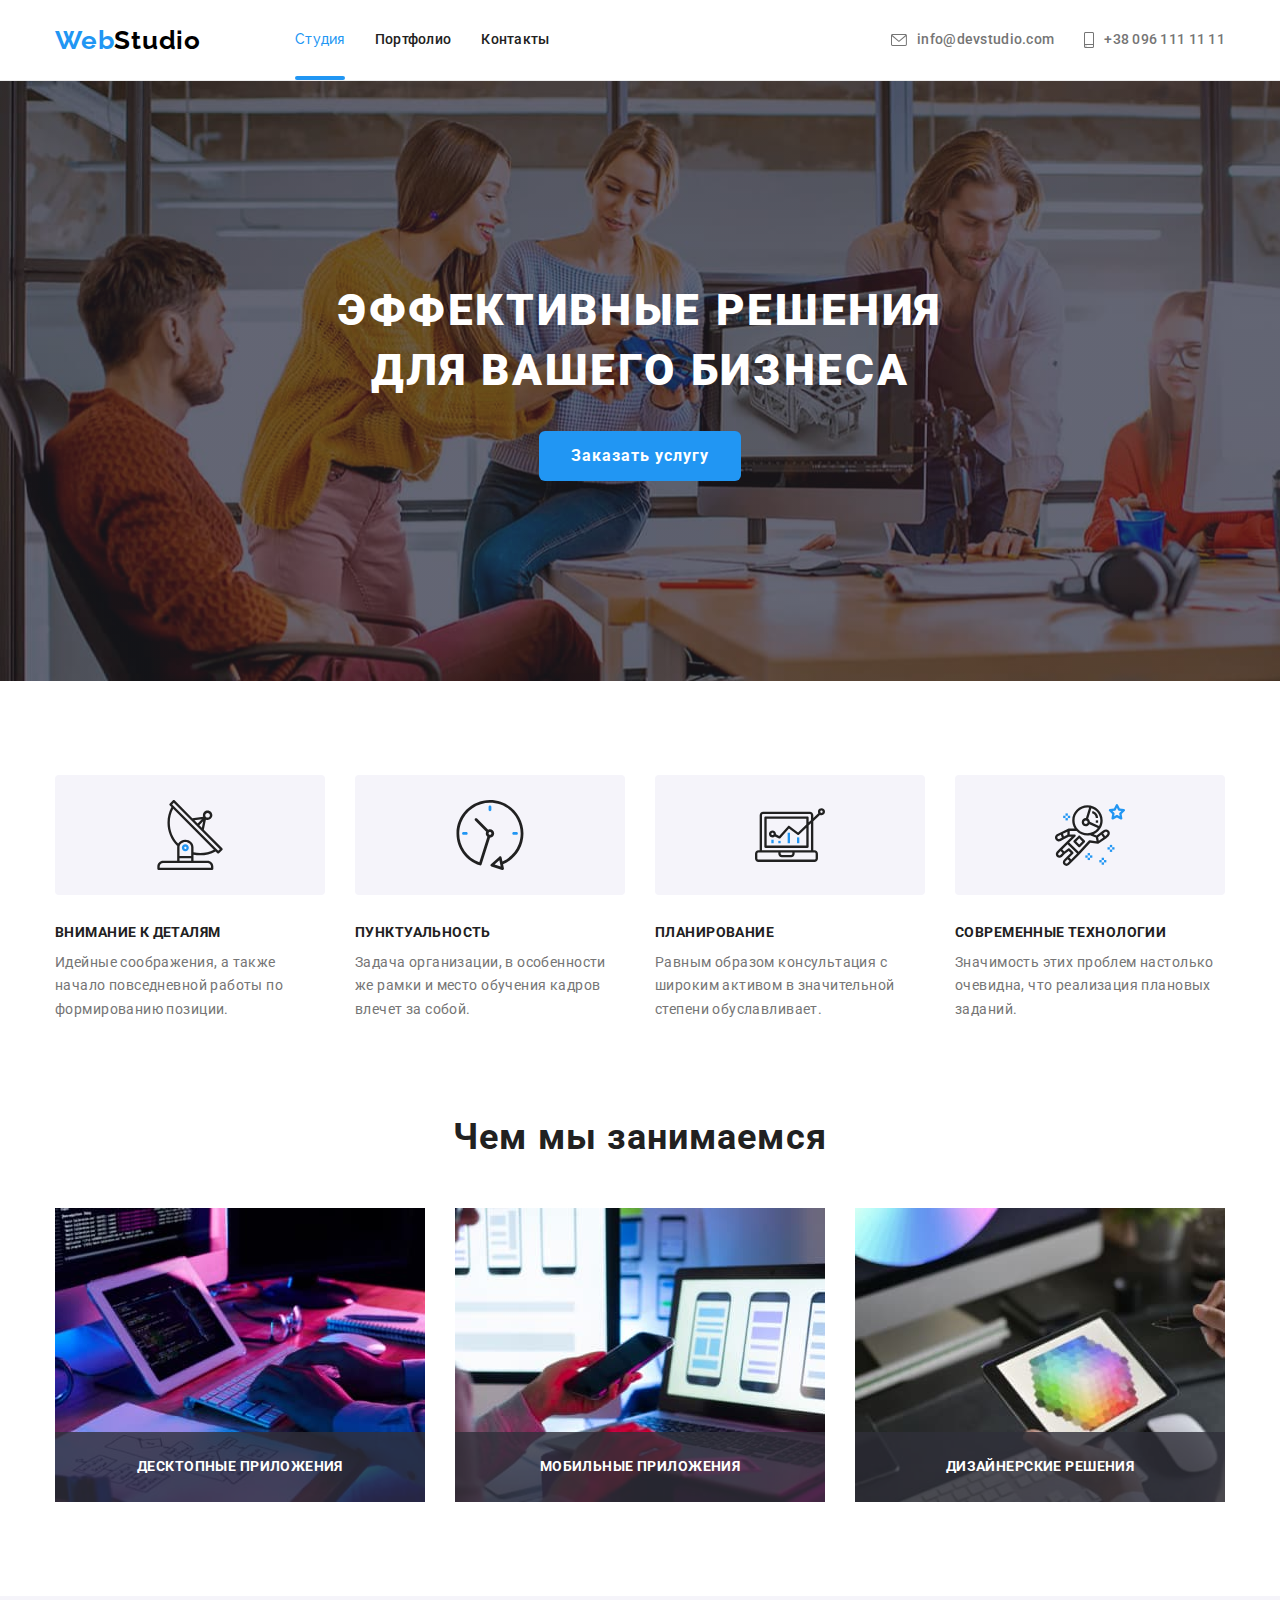
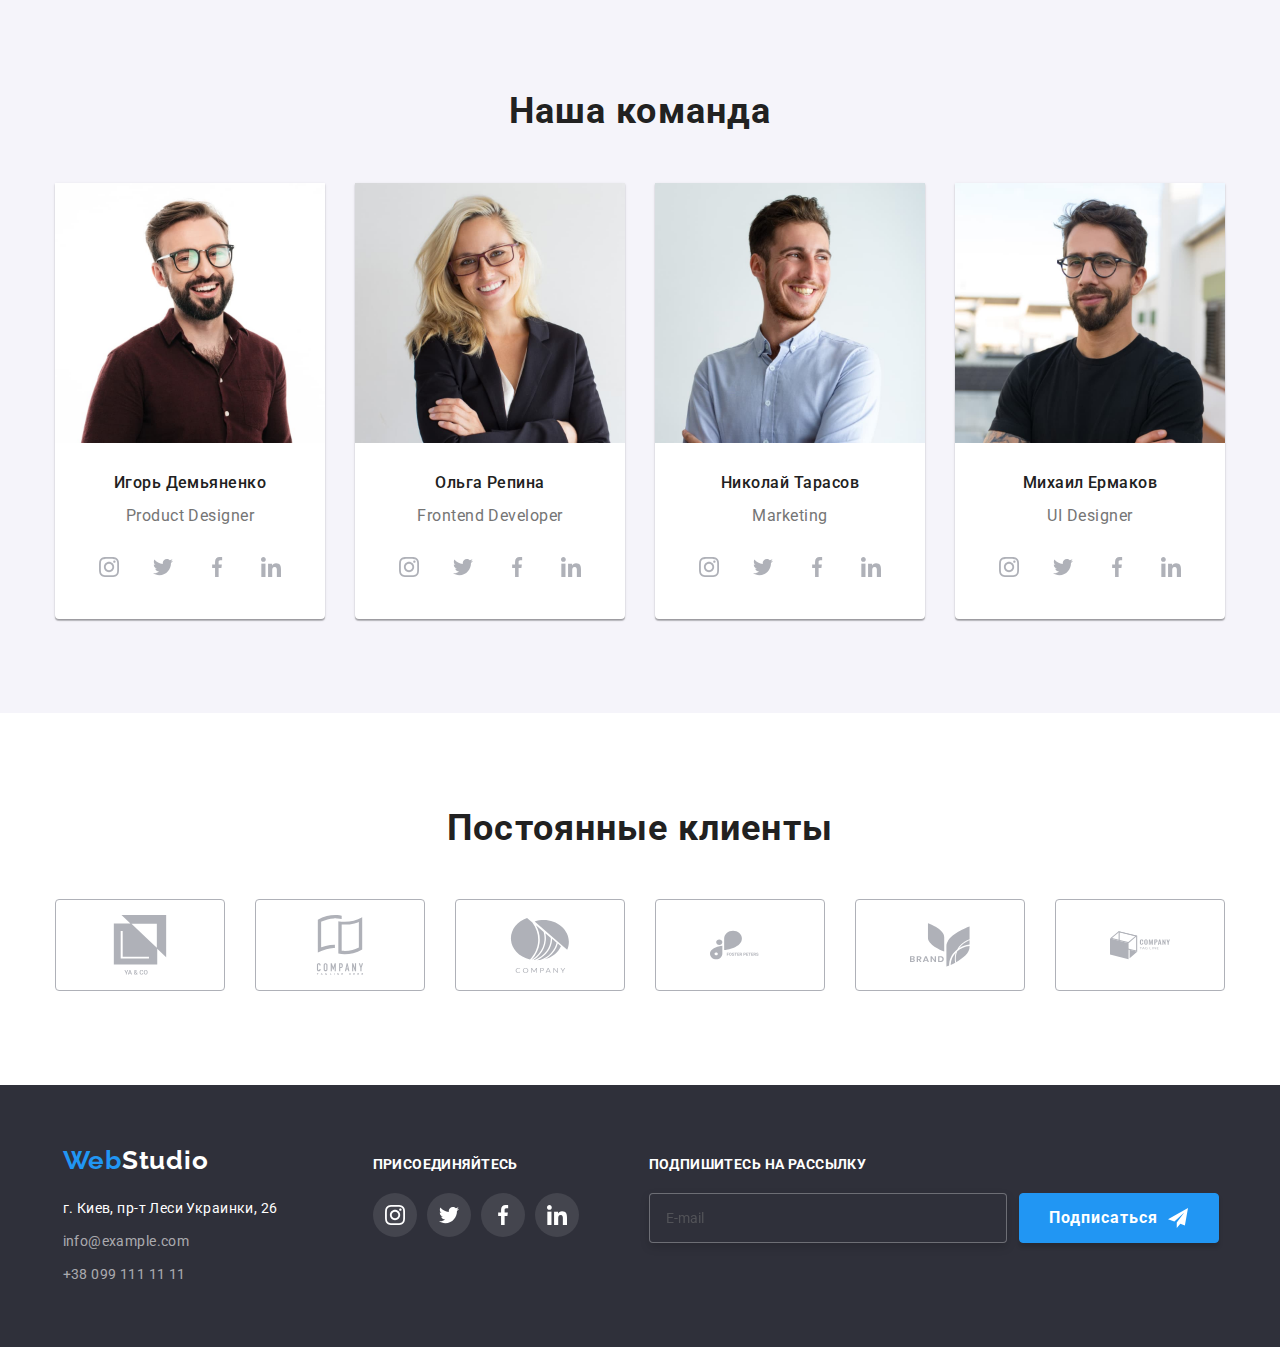
<file: index.html>
<!DOCTYPE html>
<html lang="ru">

<head>
  <meta charset="UTF-8" />
  <meta http-equiv="X-UA-Compatible" content="IE=edge" />
  <meta name="viewport" content="width=device-width, initial-scale=1.0" />
  <title>домашнее задание</title>
  <link rel="preconnect" href="https://fonts.googleapis.com" />
  <link rel="preconnect" href="https://fonts.gstatic.com" crossorigin />
  <link href="https://fonts.googleapis.com/css2?family=Raleway:wght@700&family=Roboto:wght@400;500;700;900&display=swap"
    rel="stylesheet" />
  <link rel="stylesheet"
    href="https://cdnjs.cloudflare.com/ajax/libs/modern-normalize/1.1.0/modern-normalize.min.css" />
  <link rel="stylesheet" href="./css/main.min.css" />
</head>

<body>
  <!-- шапка сайта -->
  <header class="page-header">
    <div class="container container-header">
      <nav class="container-header__logo">
        <a href="./index.html" class="container-header__logo-studio"><span
            class="container-header__logo-web">Web</span>Studio</a>
        <ul class="container-header navigation-header">
          <li class="navigation-header__button">
            <a href="" class="navigation-header__button navigation-header__button--activ">Студия</a>
          </li>
          <li class="navigation-header__button">
            <a href="./portfolio/portfolio.html" class="container-header__pages">Портфолио</a>
          </li>
          <li class="navigation-header__button">
            <a href="" class="container-header__pages">Контакты</a>
          </li>
        </ul>
      </nav>
      <ul class="container-header header-contacts">
        <li class="header-contacts__button">
          <a href="mailto:info@devstudio.com" class="header-contacts__our-contacts">
            <svg class="header-contacts__mail-svg">
              <use href="./images/sprite.svg#icon-envelope"></use>
            </svg>
            info@devstudio.com
          </a>
        </li>
        <li class="header-contacts__button">
          <a href="tel:+380961111111" class="header-contacts__our-contacts">
            <svg class="header-contacts__phone-svg">
              <use href="./images/sprite.svg#icon-smartphone"></use>
            </svg>
            +38 096 111 11 11
          </a>
        </li>
      </ul>
    </div>
  </header>
  <!-- основное меню -->
  <main>
    <section class="solution">
      <div class="container solution__title">
        <h1 class="solution__text">Эффективные решения для вашего бизнеса</h1>

        <button type="button" class="solution__button" data-modal-open>
          Заказать услугу
        </button>
      </div>
      <div class="backdrop is-hidden" data-modal>
        <div class="modal">
          <form class="modal-form" autocomplete="off">
            <h2 class="modal-form__title">
              Оставьте свои данные, мы вам перезвоним
            </h2>

            <label class="modal-form__field">
              <span class="modal-form__label">Имя</span>
              <input type="text" class="modal-form__input" name="name" placeholder=" " />
              <svg class="modal-form__icon-svg">
                <use href="./images/sprite.svg#icon-person"></use>
              </svg>
            </label>

            <label class="modal-form__field">
              <span class="modal-form__label">Телефон</span>
              <input type="tel" class="modal-form__input" name="tel" placeholder=" " />
              <svg class="modal-form__icon-svg">
                <use href="./images/sprite.svg#icon-phone-black"></use>
              </svg>
            </label>

            <label class="modal-form__field">
              <span class="modal-form__label">Почта</span>
              <input type="email" class="modal-form__input" name="mail" placeholder=" " />
              <svg class="modal-form__icon-svg">
                <use href="./images/sprite.svg#icon-email-black"></use>
              </svg>
            </label>
            <span class="modal-form__label">Комментарий</span>
            <label class="modal-form__field">
              <textarea name="comment" class="modal-form__textarea" placeholder="Введите текст"></textarea>
            </label>
            <div class="modal-form__policy">
              <label class="modal-form__checkbox">
                <input type="checkbox" name="policy" value="check"
                  class="modal-form__checkbox modal-form__checkbox--check" />
                <span class="modal-form__checkbox-icon"></span>
                <span class="modal-form__text-link">Соглашаюсь с рассылкой и принимаю</span>
                <a href="#" class="modal-form__link-link">Условия договора</a>
              </label>
            </div>
            <button type="submit" class="modal__submit">Отправить</button>
          </form>
          <div class="modal__button-close" data-modal-close>
            <svg class="modal__button-close-svg">
              <use href="./images/sprite.svg#icon-close"></use>
            </svg>
          </div>
        </div>
      </div>
    </section>
    <section class="main-menu">
      <div class="container container-competence">
        <!-- наши преимущества -->
        <!-- h2 скроем с помощью css -->
        <h2 class="achievement visually-hidden">наши преимущества</h2>
        <ul class="competence">
          <li class="competence__list">
            <div class="competence__icon">
              <svg class="competence__icon-svg">
                <use href="./images/sprite.svg#icon-antenna"></use>
              </svg>
            </div>
            <h3 class="competence__title">Внимание к деталям</h3>
            <p class="competence__text">
              Идейные соображения, а также начало повседневной работы по
              формированию позиции.
            </p>
          </li>
          <li class="competence__list">
            <div class="competence__icon">
              <svg class="competence__icon-svg">
                <use href="./images/sprite.svg#icon-clock"></use>
              </svg>
            </div>
            <h3 class="competence__title">Пунктуальность</h3>
            <p class="competence__text">
              Задача организации, в особенности же рамки и место обучения
              кадров влечет за собой.
            </p>
          </li>
          <li class="competence__list">
            <div class="competence__icon">
              <svg class="competence__icon-svg">
                <use href="./images/sprite.svg#icon-diagram"></use>
              </svg>
            </div>
            <h3 class="competence__title">Планирование</h3>
            <p class="competence__text">
              Равным образом консультация с широким активом в значительной
              степени обуславливает.
            </p>
          </li>
          <li class="competence__list">
            <div class="competence__icon">
              <svg class="competence__icon-svg">
                <use href="./images/sprite.svg#icon-astronaut"></use>
              </svg>
            </div>
            <h3 class="competence__title">Современные технологии</h3>
            <p class="competence__text">
              Значимость этих проблем настолько очевидна, что реализация
              плановых заданий.
            </p>
          </li>
        </ul>
      </div>
    </section>

    <!-- информация о нас -->

    <section class="about-us">
      <div class="container info-about-us">
        <h2 class="achievement">Чем мы занимаемся</h2>
        <ul class="our-works">
          <li class="our-works__list">
            <img class"our-works__workplace" src="./images/box1.jpg" alt="рабочее пространство сотрудника" width="370"
              height="294" />
            <div class="our-works__image">
              <p class="our-works__text">Десктопные приложения</p>
            </div>
          </li>
          <li class="our-works__list">
            <img class"our-works__workplace" src="./images/box2.jpg" alt="рабочее пространство сотрудника" width="370"
              height="294" />
            <div class="our-works__image">
              <p class="our-works__text">Мобильные приложения</p>
            </div>
          </li>
          <li class="our-works__list">
            <img class"our-works__workplace" src="./images/box3.jpg" alt="рабочее пространство сотрудника" width="370"
              height="294" />
            <div class="our-works__image">
              <p class="our-works__text">Дизайнерские решения</p>
            </div>
          </li>
        </ul>
      </div>
    </section>
    <!-- наша команда -->
    <section class="our-work-team">
      <div class="container our-team">

        <h2 class="achievement">Наша команда</h2>
        <ul class="our-team__list">
          <li class="our-team__photo">
            <img class"our-works__workplace" src="./images/product-designer.jpg" alt="дизайнер продукта" width="270"
              height="260" />
            <div class="about-our-team">
              <h3 class="our-team__name">Игорь Демьяненко</h3>
              <p class="our-team__position">Product Designer</p>
              <ul class="social-networks">
                <li>
                  <a href="" class="social-networks__link">
                    <svg class="social-networks__icon">
                      <use href="./images/sprite.svg#icon-instagram"></use>
                    </svg></a>
                </li>
                <li>
                  <a href="" class="social-networks__link">
                    <svg class="social-networks__icon">
                      <use href="./images/sprite.svg#icon-twitter"></use>
                    </svg></a>
                </li>
                <li>
                  <a href="" class="social-networks__link">
                    <svg class="social-networks__icon">
                      <use href="./images/sprite.svg#icon-facebook"></use>
                    </svg></a>
                </li>
                <li>
                  <a href="" class="social-networks__link">
                    <svg class="social-networks__icon">
                      <use href="./images/sprite.svg#icon-linkedin"></use>
                    </svg></a>
                </li>
              </ul>
            </div>
          </li>
          <li class="our-team__photo">
            <img class"our-works__workplace" src="./images/frontend-developer.jpg" alt="фронтенд разаработчик"
              width="270" height="260" />
            <div class="about-our-team">
              <h3 class="our-team__name">Ольга Репина</h3>
              <p class="our-team__position">Frontend Developer</p>
              <ul class="social-networks">
                <li>
                  <a href="" class="social-networks__link">
                    <svg class="social-networks__icon">
                      <use href="./images/sprite.svg#icon-instagram"></use>
                    </svg></a>
                </li>
                <li>
                  <a href="" class="social-networks__link">
                    <svg class="social-networks__icon">
                      <use href="./images/sprite.svg#icon-twitter"></use>
                    </svg></a>
                </li>
                <li>
                  <a href="" class="social-networks__link">
                    <svg class="social-networks__icon">
                      <use href="./images/sprite.svg#icon-facebook"></use>
                    </svg></a>
                </li>
                <li>
                  <a href="" class="social-networks__link">
                    <svg class="social-networks__icon">
                      <use href="./images/sprite.svg#icon-linkedin"></use>
                    </svg></a>
                </li>
              </ul>
            </div>
          </li>
          <li class="our-team__photo">
            <img class"our-works__workplace" src="./images/marketing.jpg" alt="маркетолог" width="270" height="260" />
            <div class="about-our-team">
              <h3 class="our-team__name">Николай Тарасов</h3>
              <p class="our-team__position">Marketing</p>
              <ul class="social-networks">
                <li>
                  <a href="" class="social-networks__link">
                    <svg class="social-networks__icon">
                      <use href="./images/sprite.svg#icon-instagram"></use>
                    </svg></a>
                </li>
                <li>
                  <a href="" class="social-networks__link">
                    <svg class="social-networks__icon">
                      <use href="./images/sprite.svg#icon-twitter"></use>
                    </svg></a>
                </li>
                <li>
                  <a href="" class="social-networks__link">
                    <svg class="social-networks__icon">
                      <use href="./images/sprite.svg#icon-facebook"></use>
                    </svg></a>
                </li>
                <li>
                  <a href="" class="social-networks__link">
                    <svg class="social-networks__icon">
                      <use href="./images/sprite.svg#icon-linkedin"></use>
                    </svg></a>
                </li>
              </ul>
            </div>
          </li>
          <li class="our-team__photo">
            <img class"our-works__workplace" src="./images/ui-designer.jpg" alt="дизайнер интерфейсовr" width="270"
              height="260" />
            <div class="about-our-team">
              <h3 class="our-team__name">Михаил Ермаков</h3>
              <p class="our-team__position">UI Designer</p>
              <ul class="social-networks">
                <li>
                  <a href="" class="social-networks__link">
                    <svg class="social-networks__icon">
                      <use href="./images/sprite.svg#icon-instagram"></use>
                    </svg></a>
                </li>
                <li>
                  <a href="" class="social-networks__link">
                    <svg class="social-networks__icon">
                      <use href="./images/sprite.svg#icon-twitter"></use>
                    </svg></a>
                </li>
                <li>
                  <a href="" class="social-networks__link">
                    <svg class="social-networks__icon">
                      <use href="./images/sprite.svg#icon-facebook"></use>
                    </svg></a>
                </li>
                <li>
                  <a href="" class="social-networks__link">
                    <svg class="social-networks__icon">
                      <use href="./images/sprite.svg#icon-linkedin"></use>
                    </svg></a>
                </li>
              </ul>
            </div>
          </li>
        </ul>
      </div>
    </section>
    <!-- постоянные клиенты -->
    <section class="regular-clients">
      <div class="container our-regular-clients">
        <h2 class="regular-clients__title">Постоянные клиенты</h2>
        <ul class="our-works">
          <li class="regular-clients__list">
            <a href="" class="regular-clients__link">
              <svg class="regular-clients__logo">
                <use href="./images/sprite.svg#icon-client1"></use>
              </svg></a>
          </li>
          <li class="regular-clients__list">
            <a href="" class="regular-clients__link">
              <svg class="regular-clients__logo">
                <use href="./images/sprite.svg#icon-client2"></use>
              </svg></a>
          </li>
          <li class="regular-clients__list">
            <a href="" class="regular-clients__link">
              <svg class="regular-clients__logo">
                <use href="./images/sprite.svg#icon-client3"></use>
              </svg></a>
          </li>
          <li class="regular-clients__list">
            <a href="" class="regular-clients__link">
              <svg class="regular-clients__logo">
                <use href="./images/sprite.svg#icon-client4"></use>
              </svg></a>
          </li>
          <li class="regular-clients__list">
            <a href="" class="regular-clients__link">
              <svg class="regular-clients__logo">
                <use href="./images/sprite.svg#icon-client5"></use>
              </svg></a>
          </li>
          <li class="regular-clients__list">
            <a href="" class="regular-clients__link">
              <svg class="regular-clients__logo">
                <use href="./images/sprite.svg#icon-client6"></use>
              </svg></a>
          </li>
        </ul>
      </div>
    </section>
  </main>
  <!-- футер -->
  <footer class="footer">
    <div class="container container-footer">
      <div>
        <a href="" class="container-footer__logo container-footer__logo--studio">
          <span class="container-footer__logo container-footer__logo--web">Web</span>
          <span class="container-footer__logo container-footer__logo--studio-white">Studio</span></a>
        <address class="address">
          г. Киев, пр-т Леси Украинки, 26
          <div class="footer-contacts">
            <ul class="footer-contacts__title">
              <li class="footer-contacts__list">
                <a href="mailto:info@example.com" class="footer-contacts__link">info@example.com</a>
              </li>
              <li class="footer-contacts__list">
                <a href="tel:+380991111111" class="footer-contacts__link">+38 099 111 11 11</a>
              </li>
            </ul>
          </div>
        </address>
      </div>

      <div class="follow-us">
        <h3 class="footer__follow-us">присоединяйтесь</h3>

        <div class="footer-social">
          <ul class="footer-social__list">
            <li class="footer-social__list">
              <a href="" class="footer-social__link">
                <svg class="footer-social__icon">
                  <use href="./images/sprite.svg#icon-instagram"></use>
                </svg></a>
            </li>
            <li class="footer-social__list">
              <a href="" class="footer-social__link">
                <svg class="footer-social__icon">
                  <use href="./images/sprite.svg#icon-twitter"></use>
                </svg></a>
            </li>
            <li class="footer-social__list">
              <a href="" class="footer-social__link">
                <svg class="footer-social__icon">
                  <use href="./images/sprite.svg#icon-facebook"></use>
                </svg></a>
            </li>
            <li class="footer-social__list">
              <a href="" class="footer-social__link">
                <svg class="footer-social__icon">
                  <use href="./images/sprite.svg#icon-linkedin"></use>
                </svg></a>
            </li>
          </ul>
        </div>
      </div>

      <div class="follow-us">
        <p class="footer__follow-us">Подпишитесь на рассылку</p>
        <form class="footer__form">
          <input type="email" class="footer__form-input" name="mail" placeholder="E-mail" />
          <button type="submit" class="footer__button-submit">
            Подписаться
            <svg class="footer__send-icon">
              <use href="./images/sprite.svg#icon-send"></use>
            </svg>
          </button>
        </form>
      </div>
    </div>
  </footer>

  <script src="./js/modal.js"></script>
</body>

</html>
</file>
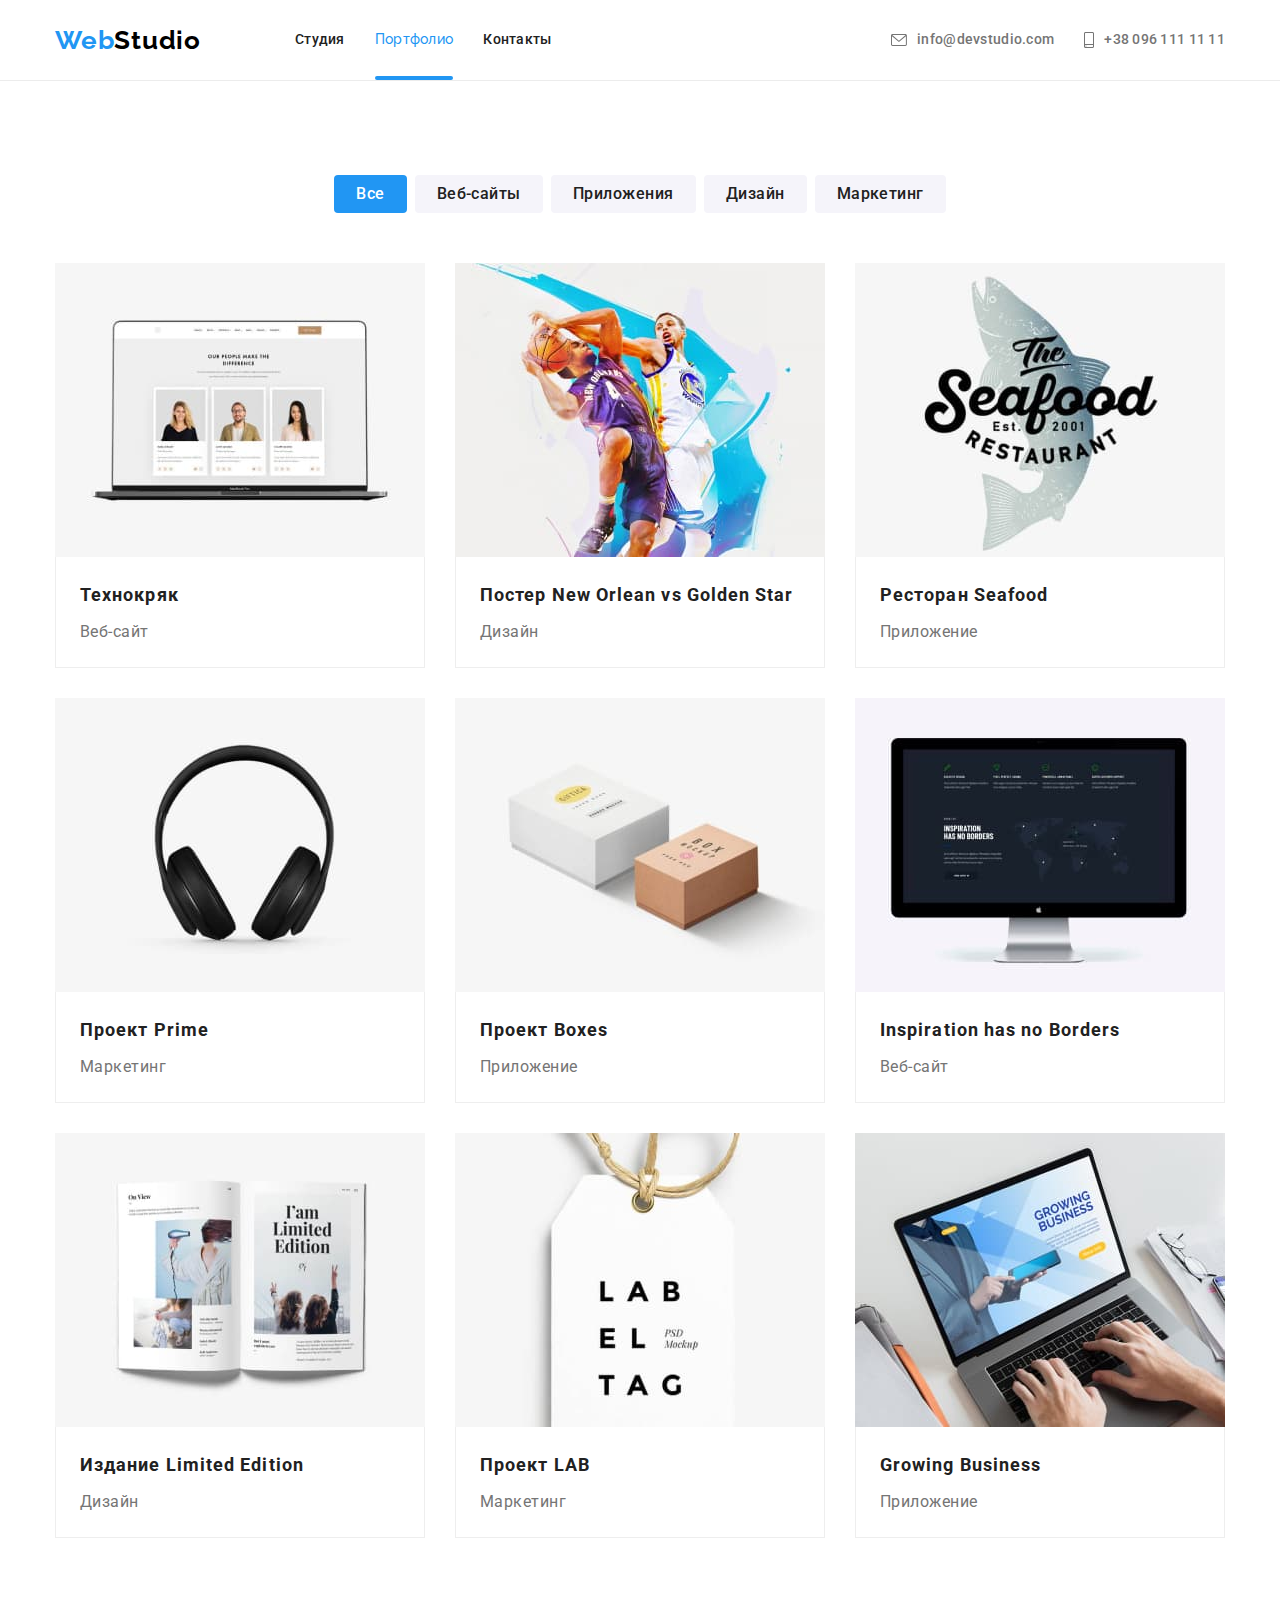
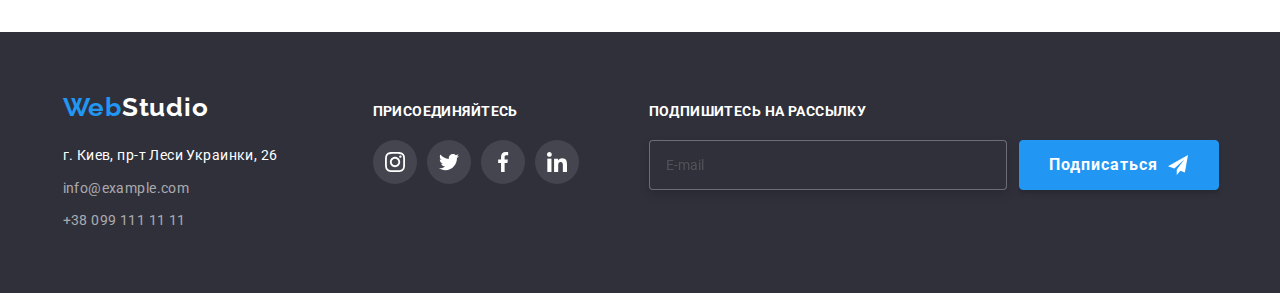
<file: portfolio/portfolio.html>
<!DOCTYPE html>
<html lang="en">

<head>
  <meta charset="UTF-8" />
  <meta http-equiv="X-UA-Compatible" content="IE=edge" />
  <meta name="viewport" content="width=device-width, initial-scale=1.0" />
  <title>Портфолио</title>
  <link rel="preconnect" href="https://fonts.googleapis.com" />
  <link rel="preconnect" href="https://fonts.gstatic.com" crossorigin />
  <link href="https://fonts.googleapis.com/css2?family=Raleway:wght@700&family=Roboto:wght@400;500;700;900&display=swap"
    rel="stylesheet" />
  <link rel="stylesheet"
    href="https://cdnjs.cloudflare.com/ajax/libs/modern-normalize/1.1.0/modern-normalize.min.css" />
  <link rel="stylesheet" href="../css/main.min.css" />
</head>

<body>
  <!-- шапка сайта -->
  <header class="page-header">
    <div class="container container-header">
      <nav class="container-header__logo">
        <a href="../index.html" class="container-header__logo-studio"><span
            class="container-header__logo-web">Web</span>Studio</a>
        <ul class="container-header navigation-header">
          <li class="navigation-header__button">
            <a href="../index.html" class="container-header__pages">Студия</a>
          </li>
          <li class="navigation-header__button">
            <a href="" class="navigation-header__button navigation-header__button--activ">Портфолио</a>
          </li>
          <li class="navigation-header__button">
            <a href="" class="container-header__pages">Контакты</a>
          </li>
        </ul>
      </nav>
      <ul class="container-header header-contacts">
        <li class="header-contacts__button">
          <a href="mailto:info@devstudio.com" class="header-contacts__our-contacts">
            <svg class="header-contacts__mail-svg">
              <use href="../images/sprite.svg#icon-envelope"></use>
            </svg>
            info@devstudio.com
          </a>
        </li>
        <li class="header-contacts__button">
          <a href="tel:+380961111111" class="header-contacts__our-contacts">
            <svg class="header-contacts__phone-svg">
              <use href="../images/sprite.svg#icon-smartphone"></use>
            </svg>
            +38 096 111 11 11
          </a>
        </li>
      </ul>
    </div>
  </header>
  <main>
    <!-- наши работы -->
    <!-- h1 скроем в css -->
    <section class="portfolio-works">
      <div class="container container-wrap-portfolio">
        <h1 class="visually-hidden">наши работы</h1>
        <ul class="portfolio-works__title">
          <li class="portfolio-works__list">
            <button type="button" class="portfolio-works__button portfolio-works__button--active">
              Все
            </button>
          </li>
          <li class="portfolio-works__list">
            <button type="button" class="portfolio-works__link">
              Веб-сайты
            </button>
          </li>
          <li class="portfolio-works__list">
            <button type="button" class="portfolio-works__link">
              Приложения
            </button>
          </li>
          <li class="portfolio-works__list">
            <button type="button" class="portfolio-works__link">
              Дизайн
            </button>
          </li>
          <li class="portfolio-works__list">
            <button type="button" class="portfolio-works__link">
              Маркетинг
            </button>
          </li>
        </ul>
        <ul class="container-portfolio">
          <li class="portfolio-projects container-projects">
            <a href="" class="portfolio-projects__link">
              <div class="portfolio-projects portfolio-projects--absolute">
                <img class"portfolio-projects__photo" src="../images/technocryk.jpg" alt="технокряк" width="370"
                  height="294" />
                <div class="portfolio-projects__image portfolio-projects__image--absolute">
                  <p class="portfolio-projects__text portfolio-projects__text--absolute">
                    Технокряк это современная площадка распространения
                    коронавируса. Компании используют эту платформу для
                    цифрового шпионажа и атак на защищённые сервера
                    конкурентов.
                  </p>
                </div>
              </div>
              <div class="portfolio-projects__wrap-text">
                <h2 class="portfolio-projects__title">Технокряк</h2>
                <p class="portfolio-projects__text">Веб-сайт</p>
              </div>
            </a>
          </li>
          <li class="portfolio-projects container-projects">
            <a href="" class="portfolio-projects__link">
              <div class="portfolio-projects portfolio-projects--absolute">
                <img class"portfolio-projects__photo" src="../images/poster.jpg" alt="Постер New Orlean vs Golden Star"
                  width="370" height="294" />
                <div class="portfolio-projects__image portfolio-projects__image--absolute">
                  <p class="portfolio-projects__text portfolio-projects__text--absolute">
                    Технокряк это современная площадка распространения
                    коронавируса. Компании используют эту платформу для
                    цифрового шпионажа и атак на защищённые сервера
                    конкурентов.
                  </p>
                </div>
              </div>
              <div class="portfolio-projects__wrap-text">
                <h2 class="portfolio-projects__title">
                  Постер New Orlean vs Golden Star
                </h2>
                <p class="portfolio-projects__text">Дизайн</p>
              </div>
            </a>
          </li>
          <li class="portfolio-projects container-projects">
            <a href="" class="portfolio-projects__link">
              <div class="portfolio-projects portfolio-projects--absolute">
                <img class"portfolio-projects__photo" src="../images/restaurant.jpg" alt="Ресторан" width="370"
                  height="294" />
                <div class="portfolio-projects__image portfolio-projects__image--absolute">
                  <p class="portfolio-projects__text portfolio-projects__text--absolute">
                    Технокряк это современная площадка распространения
                    коронавируса. Компании используют эту платформу для
                    цифрового шпионажа и атак на защищённые сервера
                    конкурентов.
                  </p>
                </div>
              </div>
              <div class="portfolio-projects__wrap-text">
                <h2 class="portfolio-projects__title">Ресторан Seafood</h2>
                <p class="portfolio-projects__text">Приложение</p>
              </div>
            </a>
          </li>
          <li class="portfolio-projects container-projects">
            <a href="" class="portfolio-projects__link">
              <div class="portfolio-projects portfolio-projects--absolute">
                <img class"portfolio-projects__photo" src="../images/prime.jpg" alt="Проект Prime" width="370"
                  height="294" />
                <div class="portfolio-projects__image portfolio-projects__image--absolute">
                  <p class="portfolio-projects__text portfolio-projects__text--absolute">
                    Технокряк это современная площадка распространения
                    коронавируса. Компании используют эту платформу для
                    цифрового шпионажа и атак на защищённые сервера
                    конкурентов.
                  </p>
                </div>
              </div>
              <div class="portfolio-projects__wrap-text">
                <h2 class="portfolio-projects__title">Проект Prime</h2>
                <p class="portfolio-projects__text">Маркетинг</p>
              </div>
            </a>
          </li>
          <li class="portfolio-projects container-projects">
            <a href="" class="portfolio-projects__link">
              <div class="portfolio-projects portfolio-projects--absolute">
                <img class"portfolio-projects__photo" src="../images/boxes.jpg" alt="Проект Boxes" width="370"
                  height="294" />
                <div class="portfolio-projects__image portfolio-projects__image--absolute">
                  <p class="portfolio-projects__text portfolio-projects__text--absolute">
                    Технокряк это современная площадка распространения
                    коронавируса. Компании используют эту платформу для
                    цифрового шпионажа и атак на защищённые сервера
                    конкурентов.
                  </p>
                </div>
              </div>
              <div class="portfolio-projects__wrap-text">
                <h2 class="portfolio-projects__title">Проект Boxes</h2>
                <p class="portfolio-projects__text">Приложение</p>
              </div>
            </a>
          </li>
          <li class="portfolio-projects container-projects">
            <a href="" class="portfolio-projects__link">
              <div class="portfolio-projects portfolio-projects--absolute">
                <img class"portfolio-projects__photo" src="../images/inspiration-has-no-borders.jpg"
                  alt="Inspiration has no Borders" width="370" height="294" />
                <div class="portfolio-projects__image portfolio-projects__image--absolute">
                  <p class="portfolio-projects__text portfolio-projects__text--absolute">
                    Технокряк это современная площадка распространения
                    коронавируса. Компании используют эту платформу для
                    цифрового шпионажа и атак на защищённые сервера
                    конкурентов.
                  </p>
                </div>
              </div>
              <div class="portfolio-projects__wrap-text">
                <h2 class="portfolio-projects__title">
                  Inspiration has no Borders
                </h2>
                <p class="portfolio-projects__text">Веб-сайт</p>
              </div>
            </a>
          </li>
          <li class="portfolio-projects container-projects">
            <a href="" class="portfolio-projects__link">
              <div class="portfolio-projects portfolio-projects--absolute">
                <img class"portfolio-projects__photo" src="../images/limited-edition.jpg" alt="Издание Limited Edition"
                  width="370" height="294" />
                <div class="portfolio-projects__image portfolio-projects__image--absolute">
                  <p class="portfolio-projects__text portfolio-projects__text--absolute">
                    Технокряк это современная площадка распространения
                    коронавируса. Компании используют эту платформу для
                    цифрового шпионажа и атак на защищённые сервера
                    конкурентов.
                  </p>
                </div>
              </div>
              <div class="portfolio-projects__wrap-text">
                <h2 class="portfolio-projects__title">
                  Издание Limited Edition
                </h2>
                <p class="portfolio-projects__text">Дизайн</p>
              </div>
            </a>
          </li>
          <li class="portfolio-projects container-projects">
            <a href="" class="portfolio-projects__link">
              <div class="portfolio-projects portfolio-projects--absolute">
                <img class"portfolio-projects__photo" src="../images/lab.jpg" alt="Проект LAB" width="370"
                  height="294" />
                <div class="portfolio-projects__image portfolio-projects__image--absolute">
                  <p class="portfolio-projects__text portfolio-projects__text--absolute">
                    Технокряк это современная площадка распространения
                    коронавируса. Компании используют эту платформу для
                    цифрового шпионажа и атак на защищённые сервера
                    конкурентов.
                  </p>
                </div>
              </div>
              <div class="portfolio-projects__wrap-text">
                <h2 class="portfolio-projects__title">Проект LAB</h2>
                <p class="portfolio-projects__text">Маркетинг</p>
              </div>
            </a>
          </li>
          <li class="portfolio-projects container-projects">
            <a href="" class="portfolio-projects__link">
              <div class="portfolio-projects portfolio-projects--absolute">
                <img class"portfolio-projects__photo" src="../images/growing-business.jpg" alt="Growing Business"
                  width="370" height="294" />
                <div class="portfolio-projects__image portfolio-projects__image--absolute">
                  <p class="portfolio-projects__text portfolio-projects__text--absolute">
                    Технокряк это современная площадка распространения
                    коронавируса. Компании используют эту платформу для
                    цифрового шпионажа и атак на защищённые сервера
                    конкурентов.
                  </p>
                </div>
              </div>
              <div class="portfolio-projects__wrap-text">
                <h2 class="portfolio-projects__title">Growing Business</h2>
                <p class="portfolio-projects__text">Приложение</p>
              </div>
            </a>
          </li>
        </ul>
      </div>
    </section>
  </main>
  <!-- футер -->
  <footer class="footer">
    <div class="container container-footer">
      <div>
        <a href="" class="container-footer__logo container-footer__logo--studio">
          <span class="container-footer__logo container-footer__logo--web">Web</span>
          <span class="container-footer__logo container-footer__logo--studio-white">Studio</span></a>
        <address class="address">
          г. Киев, пр-т Леси Украинки, 26
          <div class="footer-contacts">
            <ul class="footer-contacts__title">
              <li class="footer-contacts__list">
                <a href="mailto:info@example.com" class="footer-contacts__link">info@example.com</a>
              </li>
              <li class="footer-contacts__list">
                <a href="tel:+380991111111" class="footer-contacts__link">+38 099 111 11 11</a>
              </li>
            </ul>
          </div>
        </address>
      </div>

      <div class="follow-us">
        <h3 class="footer__follow-us">присоединяйтесь</h3>

        <div class="footer-social">
          <ul class="footer-social__list">
            <li class="footer-social__list">
              <a href="" class="footer-social__link">
                <svg class="footer-social__icon">
                  <use href="../images/sprite.svg#icon-instagram"></use>
                </svg></a>
            </li>
            <li class="footer-social__list">
              <a href="" class="footer-social__link">
                <svg class="footer-social__icon">
                  <use href="../images/sprite.svg#icon-twitter"></use>
                </svg></a>
            </li>
            <li class="footer-social__list">
              <a href="" class="footer-social__link">
                <svg class="footer-social__icon">
                  <use href="../images/sprite.svg#icon-facebook"></use>
                </svg></a>
            </li>
            <li class="footer-social__list">
              <a href="" class="footer-social__link">
                <svg class="footer-social__icon">
                  <use href="../images/sprite.svg#icon-linkedin"></use>
                </svg></a>
            </li>
          </ul>
        </div>
      </div>

      <div class="follow-us">
        <p class="footer__follow-us">Подпишитесь на рассылку</p>
        <form class="footer__form">
          <input type="email" class="footer__form-input" name="mail" placeholder="E-mail" />
          <button type="submit" class="footer__button-submit">
            Подписаться
            <svg class="footer__send-icon">
              <use href="../images/sprite.svg#icon-send"></use>
            </svg>
          </button>
        </form>
      </div>
    </div>
  </footer>

</body>

</html>
</file>
<file: css/main.min.css>
body{font-family:roboto, sans-serif;color:#757575;font-style:normal;font-weight:400;font-size:14px;line-height:1.71;letter-spacing:0.03em}ul{list-style:none;padding:0;margin:0}img{display:block}.visually-hidden{position:absolute;width:1px;height:1px;margin:-1px;border:0;padding:0;white-space:nowrap;-webkit-clip-path:inset(100%);clip-path:inset(100%);clip:rect(0 0 0 0);overflow:hidden}.container{width:1200px;padding-left:15px;padding-right:15px}.page-header{font-family:Roboto,sansans-serif;font-style:normal;font-weight:500;font-size:14px;line-height:1.14;letter-spacing:.02em;color:#fff;display:block;background-color:#fff;text-decoration:none;border-bottom:1px solid #ececec}.container-header{display:-webkit-box;display:-ms-flexbox;display:flex;-webkit-box-align:center;-ms-flex-align:center;align-items:center;margin:0 auto}.container-header__logo{display:-webkit-box;display:-ms-flexbox;display:flex;-webkit-box-align:center;-ms-flex-align:center;align-items:center}.container-header__logo-web{color:#2196f3}.container-header__logo-studio{font-family:Raleway,sansans-serif;font-style:normal;font-weight:700;font-size:26px;line-height:1.19;letter-spacing:.03em;color:#000;text-decoration:none;margin-right:94px}.navigation-header__button{display:-webkit-box;display:-ms-flexbox;display:flex;margin-left:30px}.navigation-header__button:first-child{margin-left:0}.navigation-header__button--activ{position:relative;display:block;padding:32px 0;font-family:Raleway,sansans-serif;font-style:normal;font-weight:500;font-size:14px;line-height:1.14;letter-spacing:.02em;color:#2196f3;text-decoration:none}.navigation-header__button--activ::after{content:'';position:absolute;left:0;bottom:0;display:block;width:100%;height:4px;background:#2196f3;border-radius:2px}.header-contacts__button{display:-webkit-box;display:-ms-flexbox;display:flex;margin-left:30px}.header-contacts__button:first-child{margin-left:0}.header-contacts__button--activ{position:relative;display:block;padding:32px 0;font-family:Raleway,sansans-serif;font-style:normal;font-weight:500;font-size:14px;line-height:1.14;letter-spacing:.02em;color:#757575;text-decoration:none}.header-contacts__button--activ::after{content:'';position:absolute;left:0;bottom:0;display:block;width:100%;height:4px;background:#2196f3;border-radius:2px}.container-header__pages{display:block;background-color:#fff;font-family:Roboto,sansans-serif;font-style:normal;font-weight:500;font-size:14px;line-height:1.14;letter-spacing:.02em;color:#212121;text-decoration:none;padding:32px 0;position:relative;-webkit-transition:color 250ms cubic-bezier(0.4, 0, 0.2, 1);transition:color 250ms cubic-bezier(0.4, 0, 0.2, 1)}.container-header__pages::after{content:'';position:absolute;left:0;bottom:0;display:block;width:100%;height:4px;background:#2196f3;border-radius:2px;-webkit-transition:opacity 250ms cubic-bezier(0.4, 0, 0.2, 1);transition:opacity 250ms cubic-bezier(0.4, 0, 0.2, 1);opacity:0}.header-contacts__button:hover .container-header__pages::after{content:'';position:absolute;left:0;bottom:0;display:block;width:100%;height:4px;background:#2196f3;border-radius:2px;opacity:1}.navigation-header__button:hover .container-header__pages::after{content:'';position:absolute;left:0;bottom:0;display:block;width:100%;height:4px;background:#2196f3;border-radius:2px;opacity:1}.container-header__pages:hover,.container-header__pages:focus{color:#2196f3}.header-contacts{margin-right:0}.header-contacts__our-contacts{display:-webkit-box;display:-ms-flexbox;display:flex;background-color:#fff;font-family:Roboto,sansans-serif;font-style:normal;font-weight:500;font-size:14px;line-height:1.14;letter-spacing:.02em;color:#757575;text-decoration:none;padding:32px 0;-ms-flex-line-pack:center;align-content:center;-webkit-box-align:center;-ms-flex-align:center;align-items:center;-webkit-transition:color 250ms cubic-bezier(0.4, 0, 0.2, 1);transition:color 250ms cubic-bezier(0.4, 0, 0.2, 1)}.header-contacts__our-contacts:hover,.header-contacts__our-contacts:focus{color:#2196f3}.header-contacts__mail-svg{fill:currentColor;width:16px;height:12px;margin-right:10px}.header-contacts__phone-svg{fill:currentColor;width:10px;height:16px;margin-right:10px}.main-menu{padding-bottom:94px;padding-top:94px}.container-competence{margin:0 auto}.achievement{color:#212121;font-weight:700;font-size:36px;line-height:1.17;text-align:center;letter-spacing:0.03em;margin:0;padding:0;margin-bottom:50px}.competence{display:-webkit-box;display:-ms-flexbox;display:flex}.competence__list{margin:0;padding:0;margin-right:30px;width:270px}.competence__list:last-child{margin-right:0}.competence__icon{height:120px;margin-bottom:30px;background:#f5f4fa;border-radius:4px;display:-webkit-box;display:-ms-flexbox;display:flex;-webkit-box-pack:center;-ms-flex-pack:center;justify-content:center;-webkit-box-align:center;-ms-flex-align:center;align-items:center}.competence__icon-svg{width:70px;height:70px}.competence__title{font-family:Roboto,sansans-serif;font-style:normal;font-weight:700;font-size:14px;line-height:1.14;letter-spacing:.03em;color:#212121;text-transform:uppercase;margin:0;margin-bottom:10px}.competence__text{margin:0}.info-about-us{margin:0 auto}.about-us{padding-top:0;padding-bottom:94px}.our-works{display:-webkit-box;display:-ms-flexbox;display:flex;margin-top:50px}.our-works__list{margin-right:30px;width:370px;position:relative}.our-works__list:last-child{margin-right:0}.our-works__image{content:'';position:absolute;display:-webkit-box;display:-ms-flexbox;display:flex;-webkit-box-pack:center;-ms-flex-pack:center;justify-content:center;-webkit-box-align:center;-ms-flex-align:center;align-items:center;width:100%;height:70px;background:rgba(47,48,58,0.8);left:0;bottom:0}.our-works__image{font-family:Roboto,sansans-serif;font-style:normal;font-weight:700;font-size:14px;line-height:1.14;letter-spacing:.03em;color:#fff;text-transform:uppercase}.solution{padding-top:200px;padding-bottom:200px;font-family:Roboto,sansans-serif;font-style:normal;font-weight:900;font-size:44px;line-height:1.36;letter-spacing:.06em;color:#fff;text-align:center;text-transform:uppercase;max-width:1600px;margin:auto;background-color:#c4c4c4;background-image:-webkit-gradient(linear, left top, right top, from(rgba(47,48,58,0.4)), to(rgba(47,48,58,0.4))),url(../images/bg-img.jpg);background-image:linear-gradient(to right, rgba(47,48,58,0.4), rgba(47,48,58,0.4)),url(../images/bg-img.jpg)}.solution__title{display:-webkit-box;display:-ms-flexbox;display:flex;-webkit-box-orient:vertical;-webkit-box-direction:normal;-ms-flex-direction:column;flex-direction:column;-webkit-box-align:center;-ms-flex-align:center;align-items:center;margin:0 auto}.solution__text{color:#fff;font-family:Roboto,sansans-serif;font-style:normal;font-weight:900;font-size:44px;line-height:1.36;letter-spacing:.06em;color:#fff;text-align:center;text-transform:uppercase;max-width:696px;margin:0 auto;margin-bottom:30px}.solution__button{background-color:#2196f3;color:#fff;font-family:Roboto,sansans-serif;font-style:normal;font-weight:700;font-size:16px;line-height:1.87;letter-spacing:.06em;color:#fff;padding:10px 32px;border-radius:6px;text-align:center;border:none;-webkit-transition:background-color 250ms cubic-bezier(0.4, 0, 0.2, 1),border-radius 250ms cubic-bezier(0.4, 0, 0.2, 1),-webkit-box-shadow 250ms cubic-bezier(0.4, 0, 0.2, 1);transition:background-color 250ms cubic-bezier(0.4, 0, 0.2, 1),border-radius 250ms cubic-bezier(0.4, 0, 0.2, 1),-webkit-box-shadow 250ms cubic-bezier(0.4, 0, 0.2, 1);transition:background-color 250ms cubic-bezier(0.4, 0, 0.2, 1),box-shadow 250ms cubic-bezier(0.4, 0, 0.2, 1),border-radius 250ms cubic-bezier(0.4, 0, 0.2, 1);transition:background-color 250ms cubic-bezier(0.4, 0, 0.2, 1),box-shadow 250ms cubic-bezier(0.4, 0, 0.2, 1),border-radius 250ms cubic-bezier(0.4, 0, 0.2, 1),-webkit-box-shadow 250ms cubic-bezier(0.4, 0, 0.2, 1)}.solution__button:hover,.solution__button:focus{background-color:#188ce8;cursor:pointer;-webkit-box-shadow:0px 1px 3px rgba(0,0,0,0.12),0px 1px 1px rgba(0,0,0,0.14),0px 2px 1px rgba(0,0,0,0.2);box-shadow:0px 1px 3px rgba(0,0,0,0.12),0px 1px 1px rgba(0,0,0,0.14),0px 2px 1px rgba(0,0,0,0.2);border-radius:4px}.our-work-team{background-color:#f5f4fa;padding-top:94px;padding-bottom:94px}.our-team{margin:0 auto}.our-team__list{display:-webkit-box;display:-ms-flexbox;display:flex;margin-top:50px}.our-team__name{font-family:Roboto,sansans-serif;font-style:normal;font-weight:500;font-size:16px;line-height:1.19;letter-spacing:.03em;color:#212121;text-align:center;margin:0;padding:0;margin-bottom:10px}.our-team__position{font-family:Roboto,sansans-serif;font-style:normal;font-weight:400;font-size:16px;line-height:1.71;letter-spacing:.03em;color:#757575;text-align:center;margin:0;padding:0}.our-team__photo{background-color:#fff;margin-right:30px;padding:0;width:270px;background:#fff;-webkit-box-shadow:0px 1px 3px rgba(0,0,0,0.12),0px 1px 1px rgba(0,0,0,0.14),0px 2px 1px rgba(0,0,0,0.2);box-shadow:0px 1px 3px rgba(0,0,0,0.12),0px 1px 1px rgba(0,0,0,0.14),0px 2px 1px rgba(0,0,0,0.2);border-radius:0px 0px 4px 4px}.our-team__photo:last-child{margin-right:0}.about-our-team{padding:30px 32px}img{display:block}.social-networks{display:-webkit-box;display:-ms-flexbox;display:flex;-webkit-box-pack:justify;-ms-flex-pack:justify;justify-content:space-between;margin-top:16px}.social-networks__icon{fill:currentColor;width:20px;height:20px}.social-networks__link{display:-webkit-box;display:-ms-flexbox;display:flex;-webkit-box-pack:center;-ms-flex-pack:center;justify-content:center;-webkit-box-align:center;-ms-flex-align:center;align-items:center;width:44px;height:44px;border-radius:50%;color:#afb1b8;-webkit-transition:background-color 250ms cubic-bezier(0.4, 0, 0.2, 1),color 250ms cubic-bezier(0.4, 0, 0.2, 1);transition:background-color 250ms cubic-bezier(0.4, 0, 0.2, 1),color 250ms cubic-bezier(0.4, 0, 0.2, 1)}.social-networks__link:hover{color:white;background-color:#2196f3}.our-regular-clients{margin:0 auto}.regular-clients{padding:94px 0}.regular-clients__title{font-family:Roboto,sansans-serif;font-style:normal;font-weight:700;font-size:36px;line-height:1.17;letter-spacing:.03em;color:#212121;text-align:center;margin:0;padding:0}.regular-clients__logo{fill:currentColor;width:106px;height:60px}.regular-clients__link{display:-webkit-box;display:-ms-flexbox;display:flex;-webkit-box-pack:center;-ms-flex-pack:center;justify-content:center;-webkit-box-align:center;-ms-flex-align:center;align-items:center;width:170px;height:92px;cursor:pointer;border:1px solid #afb1b8;-webkit-box-sizing:border-box;box-sizing:border-box;border-radius:4px;color:#afb1b8;-webkit-transition:border-color 250ms cubic-bezier(0.4, 0, 0.2, 1),color 250ms cubic-bezier(0.4, 0, 0.2, 1);transition:border-color 250ms cubic-bezier(0.4, 0, 0.2, 1),color 250ms cubic-bezier(0.4, 0, 0.2, 1)}.regular-clients__link:hover{color:#2196f3;border-color:#2196f3}.regular-clients__list{margin-right:30px}.regular-clients__list:last-child{margin-right:0}.footer{background-color:#2f303a;text-align:left;margin-left:auto;margin-right:auto;padding-top:60px;padding-bottom:60px;padding-left:15px}.container-footer{display:-webkit-box;display:-ms-flexbox;display:flex;-webkit-box-align:baseline;-ms-flex-align:baseline;align-items:baseline;margin:0 auto}.container-footer__logo{display:-webkit-inline-box;display:-ms-inline-flexbox;display:inline-flex;font-family:Raleway,sansans-serif;font-style:normal;font-weight:700;font-size:26px;line-height:1.19;letter-spacing:.03em;color:#757575;text-decoration:none}.container-footer__logo--web{color:#2196f3}.container-footer__logo--studio{margin-right:94px}.container-footer__logo--studio-white{color:#fff}.address{font-style:normal;letter-spacing:0.03em;color:#fff;margin-top:20px}.footer-contacts__title{margin-top:9px}.footer-contacts__list:last-child{margin-top:9px}.footer-contacts__link{letter-spacing:0.03em;color:rgba(255,255,255,0.6);text-decoration:none;text-align:left;-webkit-transition:color 250ms cubic-bezier(0.4, 0, 0.2, 1);transition:color 250ms cubic-bezier(0.4, 0, 0.2, 1)}.footer-contacts__link:hover,.footer-contacts__link:active{color:#757575}.follow-us{margin-left:70px}.footer__follow-us{color:#fff;font-family:Roboto,sansans-serif;font-style:normal;font-weight:700;font-size:14px;line-height:1.14;letter-spacing:.03em;color:#fff;text-transform:uppercase;margin:0;margin-bottom:20px}.footer-social__list{display:-webkit-box;display:-ms-flexbox;display:flex;margin-right:10px}.footer-social__list:last-child{margin-right:0}.footer-social__link{display:-webkit-box;display:-ms-flexbox;display:flex;-webkit-box-pack:center;-ms-flex-pack:center;justify-content:center;-webkit-box-align:center;-ms-flex-align:center;align-items:center;width:44px;height:44px;border-radius:50%;color:#fff;background:rgba(255,255,255,0.1);-webkit-transition:background-color 250ms cubic-bezier(0.4, 0, 0.2, 1),color 250ms cubic-bezier(0.4, 0, 0.2, 1);transition:background-color 250ms cubic-bezier(0.4, 0, 0.2, 1),color 250ms cubic-bezier(0.4, 0, 0.2, 1)}.footer-social__link:hover{color:#fff;background-color:#2196f3}.footer-social__icon{fill:currentColor;width:20px;height:20px}.footer__form{width:570px;height:50px;display:-webkit-box;display:-ms-flexbox;display:flex;-webkit-box-pack:justify;-ms-flex-pack:justify;justify-content:space-between}.footer__form-input{width:358px;background:#2f303a;border:1px solid rgba(255,255,255,0.3);-webkit-box-sizing:border-box;box-sizing:border-box;-webkit-filter:drop-shadow(0px 4px 4px rgba(0,0,0,0.15));filter:drop-shadow(0px 4px 4px rgba(0,0,0,0.15));border-radius:4px;padding-top:15px;padding-bottom:15px;padding-left:16px;color:#fff;outline:none}.footer__button-submit{display:-webkit-box;display:-ms-flexbox;display:flex;-webkit-box-align:center;-ms-flex-align:center;align-items:center;-webkit-box-pack:center;-ms-flex-pack:center;justify-content:center;font-family:Roboto,sansans-serif;font-style:normal;font-weight:700;font-size:16px;line-height:1.87;letter-spacing:.06em;color:#757575;width:200px;background:#2196f3;color:#fff;-webkit-box-shadow:0px 4px 4px rgba(0,0,0,0.15);box-shadow:0px 4px 4px rgba(0,0,0,0.15);border-radius:4px;border:1px solid #2196f3;cursor:pointer}.footer__send-icon{width:20px;height:20px;fill:#fff;margin-left:10px}.container-wrap-portfolio{margin:0 auto}.portfolio-works{padding-top:94px;padding-bottom:94px}.portfolio-works__title{display:-webkit-box;display:-ms-flexbox;display:flex;margin-bottom:50px;-webkit-box-pack:center;-ms-flex-pack:center;justify-content:center}.portfolio-works__list{margin-right:8px}.portfolio-works__list:last-child{margin-right:0}.portfolio-works__button--active{background-color:#2196f3;font-family:Roboto,sansans-serif;font-style:normal;font-weight:500;font-size:16px;line-height:1.62;letter-spacing:.03em;color:#fff;text-align:center;cursor:pointer;border-radius:4px;border:none;padding:6px 22px}.portfolio-works__link{font-family:Roboto,sansans-serif;font-style:normal;font-weight:500;font-size:16px;line-height:1.62;letter-spacing:.03em;color:#212121;text-align:center;cursor:pointer;border-radius:4px;border:none;padding:6px 22px;background-color:#f5f4fa;-webkit-transition:background-color 250ms cubic-bezier(0.4, 0, 0.2, 1),color 250ms cubic-bezier(0.4, 0, 0.2, 1),-webkit-box-shadow 250ms cubic-bezier(0.4, 0, 0.2, 1);transition:background-color 250ms cubic-bezier(0.4, 0, 0.2, 1),color 250ms cubic-bezier(0.4, 0, 0.2, 1),-webkit-box-shadow 250ms cubic-bezier(0.4, 0, 0.2, 1);transition:box-shadow 250ms cubic-bezier(0.4, 0, 0.2, 1),background-color 250ms cubic-bezier(0.4, 0, 0.2, 1),color 250ms cubic-bezier(0.4, 0, 0.2, 1);transition:box-shadow 250ms cubic-bezier(0.4, 0, 0.2, 1),background-color 250ms cubic-bezier(0.4, 0, 0.2, 1),color 250ms cubic-bezier(0.4, 0, 0.2, 1),-webkit-box-shadow 250ms cubic-bezier(0.4, 0, 0.2, 1)}.portfolio-works__link:hover,.portfolio-works__link:focus{-webkit-box-shadow:0px 3px 1px rgba(0,0,0,0.1),0px 1px 2px rgba(0,0,0,0.08),0px 2px 2px rgba(0,0,0,0.12);box-shadow:0px 3px 1px rgba(0,0,0,0.1),0px 1px 2px rgba(0,0,0,0.08),0px 2px 2px rgba(0,0,0,0.12);border-radius:4px;color:#fff;background-color:#2196f3}.container-portfolio{display:-ms-grid;display:grid;-ms-grid-columns:(1fr)[3];grid-template-columns:repeat(3, 1fr);gap:30px}.container-projects{background-color:#fff}.container-projects:hover,.container-projects:focus{-webkit-box-shadow:0px 1px 1px rgba(0,0,0,0.12),0px 4px 4px rgba(0,0,0,0.06),1px 4px 6px rgba(0,0,0,0.16);box-shadow:0px 1px 1px rgba(0,0,0,0.12),0px 4px 4px rgba(0,0,0,0.06),1px 4px 6px rgba(0,0,0,0.16)}.portfolio-projects__link{font-family:Roboto,sansans-serif;font-style:normal;font-weight:700;font-size:16px;line-height:1.87;letter-spacing:.03em;color:#757575;margin:0;padding:0;cursor:pointer;text-decoration:none;display:block}.portfolio-projects__text{font-family:Roboto,sansans-serif;font-style:normal;font-weight:400;font-size:16px;line-height:1.87;letter-spacing:.03em;color:#757575;margin:0;padding:0}.portfolio-projects--absolute{position:relative;overflow:hidden}.portfolio-projects__image--absolute{content:'';position:absolute;display:-webkit-box;display:-ms-flexbox;display:flex;-webkit-box-pack:center;-ms-flex-pack:center;justify-content:center;-webkit-box-align:center;-ms-flex-align:center;align-items:center;width:100%;height:100%;background:rgba(33,150,243,0.9);left:0;bottom:0;padding:63px 24px;-webkit-transform:translateY(100%);transform:translateY(100%);-webkit-transition:-webkit-transform 250ms cubic-bezier(0.4, 0, 0.2, 1);transition:-webkit-transform 250ms cubic-bezier(0.4, 0, 0.2, 1);transition:transform 250ms cubic-bezier(0.4, 0, 0.2, 1);transition:transform 250ms cubic-bezier(0.4, 0, 0.2, 1), -webkit-transform 250ms cubic-bezier(0.4, 0, 0.2, 1)}.container-projects:hover .portfolio-projects__image--absolute{-webkit-transform:translateY(0);transform:translateY(0)}.portfolio-projects__text--absolute{font-family:Roboto,sansans-serif;font-style:normal;font-weight:400;font-size:18px;line-height:1.56;letter-spacing:.03em;color:#fff}.portfolio-projects__wrap-text{padding:20px 24px;border-left:1px solid #eeeeee;border-right:1px solid #eeeeee;border-bottom:1px solid #eeeeee}.portfolio-projects__title{color:#212121;font-family:Roboto,sansans-serif;font-style:normal;font-weight:700;font-size:18px;line-height:2;letter-spacing:.06em;color:#212121;margin:0;padding:0;margin-bottom:4px}.backdrop{position:fixed;z-index:5;top:0;left:0;width:100%;height:100%;background-color:rgba(0,0,0,0.2);opacity:1;-webkit-transition:opacity 250ms cubic-bezier(0.4, 0, 0.2, 1),-webkit-transform 250ms cubic-bezier(0.4, 0, 0.2, 1);transition:opacity 250ms cubic-bezier(0.4, 0, 0.2, 1),-webkit-transform 250ms cubic-bezier(0.4, 0, 0.2, 1);transition:transform 250ms cubic-bezier(0.4, 0, 0.2, 1),opacity 250ms cubic-bezier(0.4, 0, 0.2, 1);transition:transform 250ms cubic-bezier(0.4, 0, 0.2, 1),opacity 250ms cubic-bezier(0.4, 0, 0.2, 1),-webkit-transform 250ms cubic-bezier(0.4, 0, 0.2, 1)}.backdrop.is-hidden{opacity:0;pointer-events:none}.backdrop.is-hidden .modal{-webkit-transform:translate(-50%, -50%) scale(1.1);transform:translate(-50%, -50%) scale(1.1)}.modal{position:absolute;top:50%;left:50%;min-height:581px;min-width:528px;padding:40px;background-color:#fff;-webkit-transform:translate(-50%, -50%) scale(1);transform:translate(-50%, -50%) scale(1);-webkit-transition:-webkit-transform 250ms cubic-bezier(0.4, 0, 0.2, 1);transition:-webkit-transform 250ms cubic-bezier(0.4, 0, 0.2, 1);transition:transform 250ms cubic-bezier(0.4, 0, 0.2, 1);transition:transform 250ms cubic-bezier(0.4, 0, 0.2, 1), -webkit-transform 250ms cubic-bezier(0.4, 0, 0.2, 1)}.modal-form{width:448px;height:23px}.modal-form__title{margin:0;font-family:Roboto,sansans-serif;font-style:normal;font-weight:700;font-size:20px;line-height:1.15;letter-spacing:.03em;color:#212121;text-align:center;text-transform:none;margin-bottom:12px}.modal-form__field{display:-webkit-box;display:-ms-flexbox;display:flex;position:relative;-webkit-box-orient:vertical;-webkit-box-direction:normal;-ms-flex-direction:column;flex-direction:column;margin-bottom:10px}.modal-form__field:focus-within>.modal-form__input{outline:none;border:1px solid #2196f3}.modal-form__field:focus-within>.modal-form__icon-svg{fill:#2196f3}.modal-form__field:focus-within>.modal-form__textarea{outline:none;border:1px solid #2196f3}.modal-form__label{display:-webkit-box;display:-ms-flexbox;display:flex;text-align:left;margin-bottom:4px;height:14px;font-family:Roboto,sansans-serif;font-style:normal;font-weight:400;font-size:12px;line-height:1.17;letter-spacing:.01em;color:#757575;text-transform:none}.modal-form__input{display:block;min-width:448px;height:40px;padding-left:42px;font-size:16px;border:1px solid rgba(33,33,33,0.2);border-radius:4px;-webkit-transition:border 250ms cubic-bezier(0.4, 0, 0.2, 1);transition:border 250ms cubic-bezier(0.4, 0, 0.2, 1)}.modal-form__icon-svg{position:absolute;width:18px;height:18px;top:30px;left:12px;-webkit-transition:fill 250ms cubic-bezier(0.4, 0, 0.2, 1);transition:fill 250ms cubic-bezier(0.4, 0, 0.2, 1)}.modal-form__textarea{resize:none;height:120px;width:100%;padding:12px 16px;border:1px solid rgba(33,33,33,0.2);border-radius:4px;-webkit-transition:border 250ms cubic-bezier(0.4, 0, 0.2, 1);transition:border 250ms cubic-bezier(0.4, 0, 0.2, 1);font-family:Roboto,sansans-serif;font-style:normal;font-weight:400;font-size:12px;line-height:1.17;letter-spacing:.01em;color:#757575}::-webkit-input-placeholder{color:rgba(117,117,117,0.5)}:-ms-input-placeholder{color:rgba(117,117,117,0.5)}::-ms-input-placeholder{color:rgba(117,117,117,0.5)}::placeholder{color:rgba(117,117,117,0.5)}.modal-form__policy{display:-webkit-box;display:-ms-flexbox;display:flex;-webkit-box-align:center;-ms-flex-align:center;align-items:center;-webkit-box-pack:justify;-ms-flex-pack:justify;justify-content:space-between;width:425px;height:24px;margin:0 auto;margin-top:20px;font-family:Roboto,sansans-serif;font-style:normal;font-weight:400;font-size:14px;line-height:1.71;letter-spacing:.03em;color:#757575;text-transform:none}.modal-form__checkbox{display:contents;-webkit-box-align:center;-ms-flex-align:center;align-items:center;padding-bottom:30px}.modal-form__checkbox--check{position:absolute;width:1px;height:1px;margin:-1px;padding:0;overflow:hidden;border:0;clip:rect(0 0 0 0)}.modal-form__checkbox-icon{display:inline-block;width:15px;height:15px;margin-right:8px;border:2px solid black;border-radius:4px;-webkit-box-shadow:0px 2px 1px rgba(0,0,0,0.2),0px 1px 1px rgba(0,0,0,0.14),0px 1px 3px rgba(0,0,0,0.12);box-shadow:0px 2px 1px rgba(0,0,0,0.2),0px 1px 1px rgba(0,0,0,0.14),0px 1px 3px rgba(0,0,0,0.12);-webkit-transition:border-color 250ms cubic-bezier(0.4, 0, 0.2, 1),background-color 250ms cubic-bezier(0.4, 0, 0.2, 1);transition:border-color 250ms cubic-bezier(0.4, 0, 0.2, 1),background-color 250ms cubic-bezier(0.4, 0, 0.2, 1)}.modal-form__checkbox--check:checked+.modal-form__checkbox-icon{border-color:#2196f3;background-color:#2196f3;background-image:url(../images/checkbox.svg);background-size:contain;-webkit-transition:border-color 250ms cubic-bezier(0.4, 0, 0.2, 1),background-color 250ms cubic-bezier(0.4, 0, 0.2, 1);transition:border-color 250ms cubic-bezier(0.4, 0, 0.2, 1),background-color 250ms cubic-bezier(0.4, 0, 0.2, 1)}.modal-form__text-link{color:#757575}.modal-form__link-link{color:#2196f3}.modal__submit{width:200px;height:50px;border:none;font-family:Roboto,sansans-serif;font-style:normal;font-weight:700;font-size:16px;line-height:1.87;letter-spacing:.06em;color:#fff;background:#2196f3;-webkit-box-shadow:0px 4px 4px rgba(0,0,0,0.15);box-shadow:0px 4px 4px rgba(0,0,0,0.15);border-radius:4px;cursor:pointer;margin-top:30px}.modal__submit:hover,.modal__submit:focus{background:#188ce8}.modal__button-close{position:absolute;top:0;right:0;width:30px;height:30px;border-radius:50%;background:#fff;border:1px solid rgba(0,0,0,0.1);-webkit-box-shadow:0px 2px 1px rgba(0,0,0,0.2),0px 1px 1px rgba(0,0,0,0.14),0px 1px 3px rgba(0,0,0,0.12);box-shadow:0px 2px 1px rgba(0,0,0,0.2),0px 1px 1px rgba(0,0,0,0.14),0px 1px 3px rgba(0,0,0,0.12);-webkit-transform:translate(-50%, 50%);transform:translate(-50%, 50%);-webkit-transition:-webkit-transform 250ms cubic-bezier(0.4, 0, 0.2, 1);transition:-webkit-transform 250ms cubic-bezier(0.4, 0, 0.2, 1);transition:transform 250ms cubic-bezier(0.4, 0, 0.2, 1);transition:transform 250ms cubic-bezier(0.4, 0, 0.2, 1), -webkit-transform 250ms cubic-bezier(0.4, 0, 0.2, 1);cursor:pointer}.modal__button-close-svg{position:absolute;top:0;right:0;-webkit-transform:translate(-9px, 9px);transform:translate(-9px, 9px);width:11px;height:11px;-webkit-transition:fill 250ms cubic-bezier(0.4, 0, 0.2, 1);transition:fill 250ms cubic-bezier(0.4, 0, 0.2, 1)}.modal__button-close:hover .modal__button-close-svg,.modal__button-close:focus .modal__button-close-svg{fill:#2196f3}
/*# sourceMappingURL=main.min.css.map */
</file>
